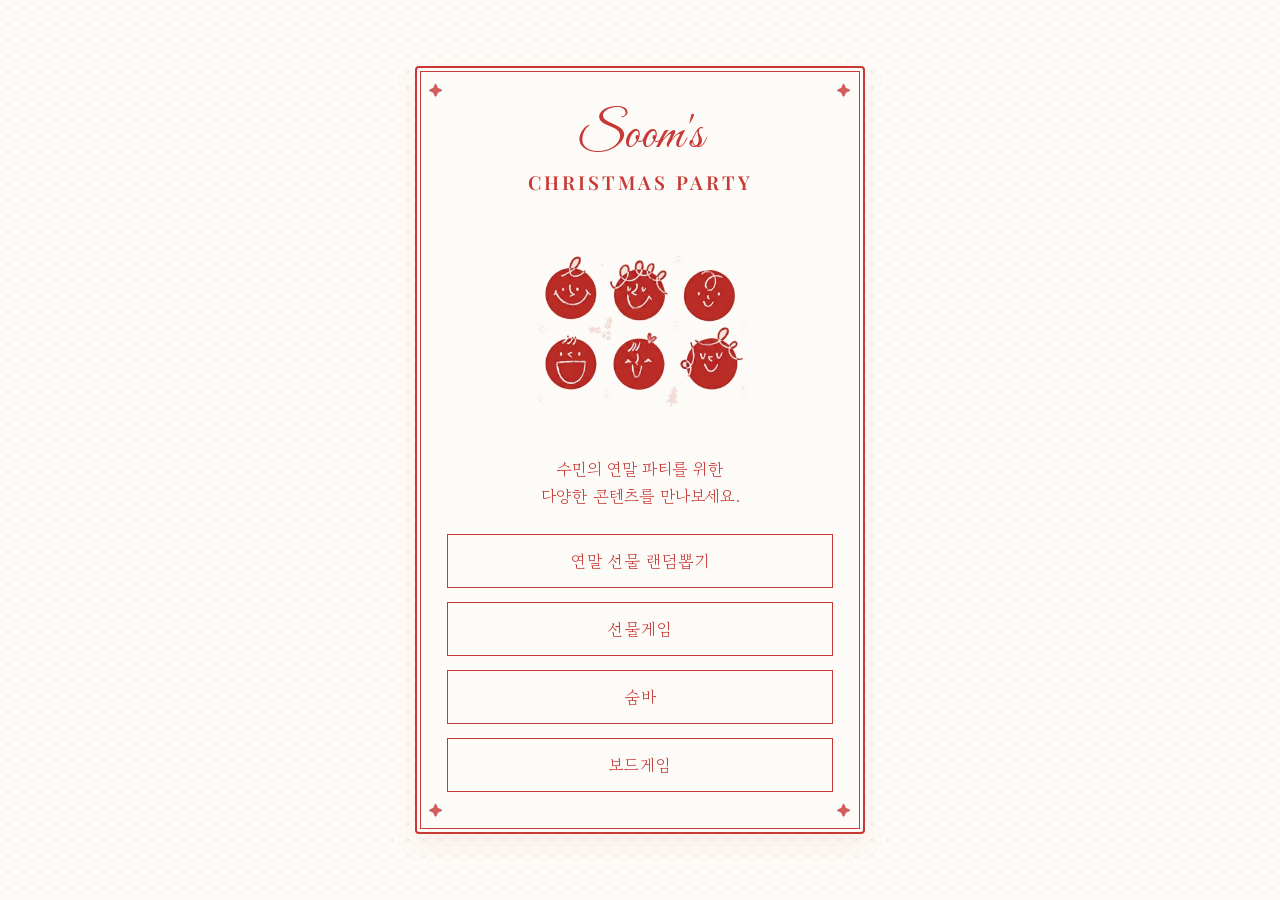
<file: index.html>
<!DOCTYPE html>
<html lang="ko">
<head>
    <meta charset="UTF-8">
    <meta name="viewport" content="width=device-width, initial-scale=1.0">
    <title>Doridul Christmas Party</title>
    <link rel="icon" href="tree.ico" type="image/x-icon">
    <meta property="og:title" content="Doridul Christmas Party">
    <meta property="og:description" content="둘째덜의 연말 파티를 위한 다양한 콘텐츠를 만나보세요.">
    <meta property="og:type" content="website">
    <meta property="og:url" content="https://soyr.github.io/doridul/">
    <meta property="og:image" content="https://soyr.github.io/doridul/doridulillust.png">
    <meta property="og:image:width" content="1024">
    <meta property="og:image:height" content="716">
    <meta property="og:image:type" content="image/png">
    <meta name="twitter:card" content="summary_large_image">
    <meta name="twitter:title" content="Doridul Christmas Party">
    <meta name="twitter:image" content="https://soyr.github.io/doridul/doridulillust.png">
    <!-- 클래식 폰트 불러오기 (Great Vibes, Playfair Display, Gowun Batang) -->
    <link rel="preconnect" href="https://fonts.googleapis.com">
    <link rel="preconnect" href="https://fonts.gstatic.com" crossorigin>
    <link href="https://fonts.googleapis.com/css2?family=Gowun+Batang:wght@400;700&family=Great+Vibes&family=Playfair+Display:ital,wght@0,600;1,400&display=swap" rel="stylesheet">
    <link rel="stylesheet" href="style.css">
</head>
<body>

<div class="card">
    <div class="corner-decoration top-left">✦</div>
    <div class="corner-decoration top-right">✦</div>
    <div class="corner-decoration bottom-left">✦</div>
    <div class="corner-decoration bottom-right">✦</div>

    <h1 class="script-title">Soom's</h1>
    <h2 class="classic-title">Christmas Party</h2>
    <img src="doridulillust-2.png" alt="Doridul illustration" class="main-illust">
    <p class="description">
        수민의 연말 파티를 위한<br>
        다양한 콘텐츠를 만나보세요.
    </p>

    <div class="menu-list">
        <a class="menu-link" href="menu1.html">연말 선물 랜덤뽑기</a>
        <a class="menu-link" href="menu2.html">선물게임</a>
        <a class="menu-link" href="menu3.html">숨바</a>
        <a class="menu-link" href="duljjemarble.html">보드게임</a>
    </div>
</div>

<script src="script.js"></script>

</body>
</html>
</file>
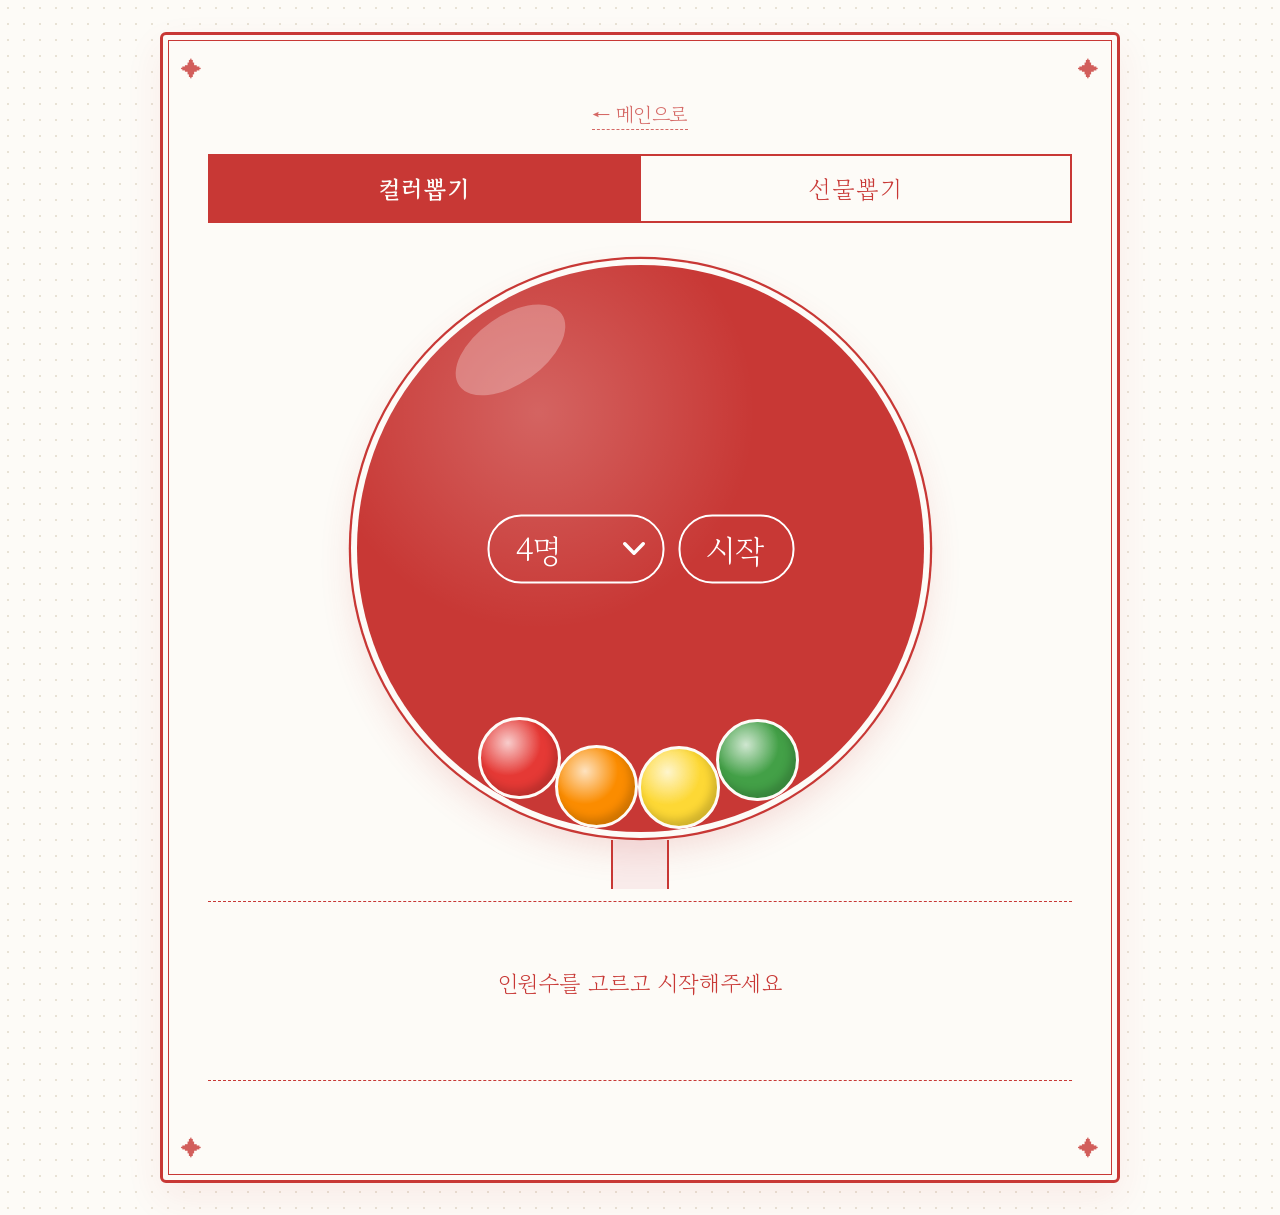
<file: menu1.html>
<!DOCTYPE html>
<html lang="ko">
<head>
    <meta charset="UTF-8">
    <meta name="viewport" content="width=device-width, initial-scale=1.0">
    <title>연말 선물 랜덤뽑기 | Doridul Christmas Party</title>
    <link rel="icon" href="tree.ico" type="image/x-icon">
    <meta property="og:title" content="연말 선물 랜덤뽑기 | Doridul Christmas Party">
    <meta property="og:description" content="선물 뽑기를 시작합니다. 서로의 산타가 되어줄 순서를 정해볼까요?">
    <meta property="og:type" content="website">
    <meta property="og:url" content="https://soyr.github.io/doridul/menu1.html">
    <meta property="og:image" content="https://soyr.github.io/doridul/doridulillust.png">
    <meta property="og:image:width" content="1024">
    <meta property="og:image:height" content="716">
    <meta property="og:image:type" content="image/png">
    <meta name="twitter:card" content="summary_large_image">
    <meta name="twitter:title" content="연말 선물 랜덤뽑기 | Doridul Christmas Party">
    <meta name="twitter:image" content="https://soyr.github.io/doridul/doridulillust.png">
    <!-- 클래식 폰트 불러오기 (Great Vibes, Playfair Display, Gowun Batang) -->
    <link rel="preconnect" href="https://fonts.googleapis.com">
    <link rel="preconnect" href="https://fonts.gstatic.com" crossorigin>
    <link href="https://fonts.googleapis.com/css2?family=Gowun+Batang:wght@400;700&family=Great+Vibes&family=Playfair+Display:ital,wght@0,600;1,400&display=swap" rel="stylesheet">
    <link rel="stylesheet" href="style.css">
    <link rel="stylesheet" href="menu1.css">
</head>
<body>

<div class="card">
    <div class="corner-decoration top-left">✦</div>
    <div class="corner-decoration top-right">✦</div>
    <div class="corner-decoration bottom-left">✦</div>
    <div class="corner-decoration bottom-right">✦</div>

    <a href="index.html" class="back-link">← 메인으로</a>

    <!-- 탭 -->
    <div class="tab-list" role="tablist">
        <button class="tab-btn" id="tab-color" role="tab" aria-controls="panel-color" onclick="switchTab('color')">컬러뽑기</button>
        <button class="tab-btn" id="tab-gift" role="tab" aria-controls="panel-gift" onclick="switchTab('gift')">선물뽑기</button>
    </div>

    <!-- 컬러뽑기 -->
    <div id="panel-color" role="tabpanel" aria-labelledby="tab-color">
        <div class="lotto-turn hidden" id="lotto-turn">
            <p class="lotto-turn-label" id="lotto-turn-label" aria-live="polite">이번에 뽑을 사람은!</p>
            <div class="members-list lotto-members" id="lotto-members"></div>
        </div>

        <div class="lotto-machine">
            <div class="lotto-globe" id="lotto-globe">
                <span class="lotto-drum-text" id="lotto-drum-text" aria-hidden="true">두구두구두구</span>
                <div class="lotto-start-panel" id="lotto-start-panel">
                    <div class="lotto-start-row">
                        <select id="lotto-count" class="lotto-count-select" aria-label="인원수" onchange="previewCountBalls()">
                        <option value="doridul">둘째덜</option>
                        <option value="2">2명</option>
                        <option value="3">3명</option>
                        <option value="4" selected>4명</option>
                        <option value="5">5명</option>
                        <option value="6">6명</option>
                        <option value="7">7명</option>
                        <option value="8">8명</option>
                        <option value="9">9명</option>
                        <option value="10">10명</option>
                        </select>
                        <button class="lotto-start-btn" onclick="startLotto()">시작</button>
                    </div>
                </div>
            </div>
            <div class="lotto-chute"></div>
        </div>

        <div class="lotto-tray" aria-live="polite">
            <span id="lotto-label" style="font-size: 0.95rem;">시작 버튼을 눌러주세요</span>
            <div class="lotto-result" id="lotto-result"></div>
        </div>

        <button class="btn hidden" id="lotto-btn" onclick="drawColor()">컬러 뽑기</button>
        <button class="lotto-restart hidden" id="lotto-restart" onclick="restartLotto()">다시하기</button>

        <div class="lotto-history" id="lotto-history"></div>
    </div>

    <!-- 선물뽑기 -->
    <div id="panel-gift" role="tabpanel" aria-labelledby="tab-gift" class="hidden">

    <!-- 1. 메인 화면 -->
    <div id="step-1">
        <img src="gift-illust.png" alt="Doridul illustration" class="main-illust">
        <p class="description">
            선물 뽑기를 시작합니다.<br>
            인원수를 선택하고 이름을 입력해주세요.
        </p>

        <div class="setup-row">
            <label for="member-count">인원수</label>
            <select id="member-count" class="select-input" onchange="renderNameInputs(this.value)">
                <option value="doridul">둘째덜</option>
                <option value="3">3명</option>
                <option value="4" selected>4명</option>
                <option value="5">5명</option>
                <option value="6">6명</option>
                <option value="7">7명</option>
                <option value="8">8명</option>
                <option value="9">9명</option>
                <option value="10">10명</option>
            </select>
        </div>

        <div class="name-inputs" id="name-inputs"></div>

        <div class="setup-row doridul-code-row hidden" id="doridul-code-row">
            <label for="doridul-code">코드</label>
            <input type="password" id="doridul-code" class="name-input doridul-code-input" inputmode="numeric" pattern="[0-9]*" maxlength="12" autocomplete="off" placeholder="숫자 코드 입력">
        </div>

        <p class="setup-error hidden" id="setup-error"></p>

        <button class="btn" onclick="handleSetupStart()">시작</button>
    </div>

    <!-- 2~7. 진행 화면 (공통 레이아웃 사용) -->
    <div id="step-game" class="hidden">
        <h2 class="classic-title" id="game-title">Christmas Party</h2>

        <p class="description" id="game-desc"></p>

        <div class="members-list" id="members-container"></div>

        <div class="lotto-machine">
            <div class="lotto-globe" id="gift-globe">
                <span class="lotto-drum-text" id="gift-drum-text" aria-hidden="true">두구두구두구</span>
            </div>
            <div class="lotto-chute"></div>
        </div>

        <div class="result-box">
            <span id="result-label" style="font-size: 0.95rem;">버튼을 눌러 사람을 뽑아주세요</span>
            <div id="result-name" class="highlight-name"></div>
        </div>

        <div id="chain-history" class="chain-history hidden"></div>

        <button class="btn" id="action-btn" onclick="drawFirstWithLoading()">첫번째 사람 뽑기</button>
    </div>

    </div><!-- /panel-gift -->

</div>

<script src="script.js"></script>
<script src="menu1.js"></script>

</body>
</html>
</file>
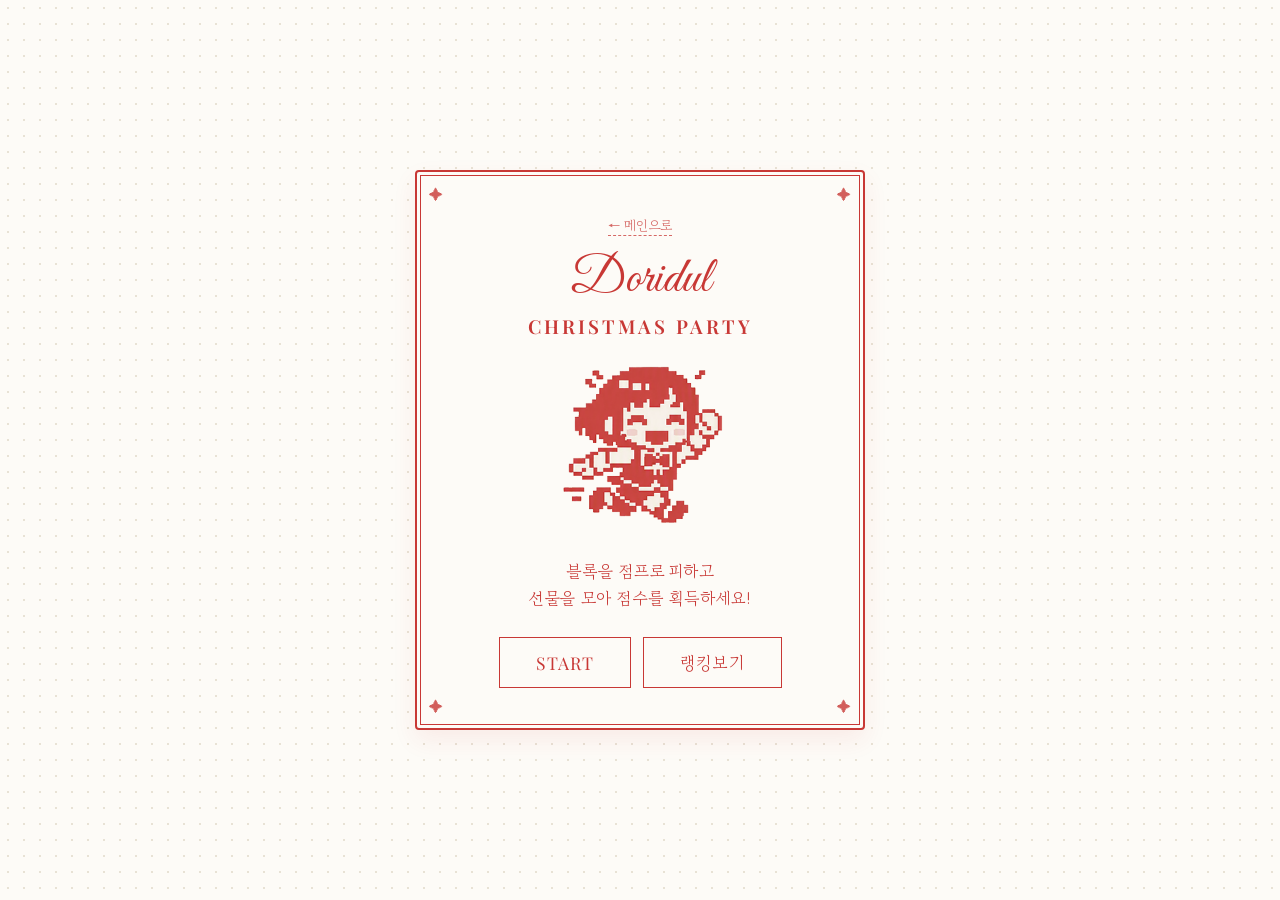
<file: menu2.html>
<!DOCTYPE html>
<html lang="ko">
<head>
    <meta charset="UTF-8">
    <meta name="viewport" content="width=device-width, initial-scale=1.0">
    <title>선물게임 | Doridul Christmas Party</title>
    <link rel="icon" href="tree.ico" type="image/x-icon">
    <meta property="og:title" content="선물게임 | Doridul Christmas Party">
    <meta property="og:description" content="블록을 피하고 선물을 모으는 점프 게임을 즐겨보세요.">
    <meta property="og:type" content="website">
    <meta property="og:url" content="https://soyr.github.io/doridul/menu2.html">
    <meta property="og:image" content="https://soyr.github.io/doridul/doridulillust.png">
    <meta property="og:image:width" content="1024">
    <meta property="og:image:height" content="716">
    <meta property="og:image:type" content="image/png">
    <meta name="twitter:card" content="summary_large_image">
    <meta name="twitter:title" content="선물게임 | Doridul Christmas Party">
    <meta name="twitter:image" content="https://soyr.github.io/doridul/doridulillust.png">
    <!-- 클래식 폰트 불러오기 (Great Vibes, Playfair Display, Gowun Batang) -->
    <link rel="preconnect" href="https://fonts.googleapis.com">
    <link rel="preconnect" href="https://fonts.gstatic.com" crossorigin>
    <link href="https://fonts.googleapis.com/css2?family=Gowun+Batang:wght@400;700&family=Great+Vibes&family=Playfair+Display:ital,wght@0,600;1,400&display=swap" rel="stylesheet">
    <link rel="stylesheet" href="style.css">
</head>
<body>

<div class="card">
    <div class="corner-decoration top-left">✦</div>
    <div class="corner-decoration top-right">✦</div>
    <div class="corner-decoration bottom-left">✦</div>
    <div class="corner-decoration bottom-right">✦</div>

    <a href="index.html" class="back-link">← 메인으로</a>

    <!-- 1. 시작 화면 -->
    <div id="step-start">
        <h1 class="script-title">Doridul</h1>
        <h2 class="classic-title">Christmas Party</h2>
        <img src="game_character_4.png" alt="Doridul illustration" class="main-illust game-start-illust">
        <p class="description">
            블록을 점프로 피하고<br>
            선물을 모아 점수를 획득하세요!
        </p>
        <div class="btn-row">
            <button class="btn" id="start-btn">START</button>
            <button class="btn" id="ranking-btn">랭킹보기</button>
        </div>
    </div>

    <!-- 2. 게임 화면 -->
    <div id="step-game" class="hidden">
        <h2 class="classic-title">선물게임</h2>
        <div class="score-board">Score: <span id="score">0</span></div>

        <div class="game-frame" id="game-frame">
            <div class="ground-line"></div>
            <img id="character" src="game_character_1.png" class="character" alt="character">
        </div>

        <button class="jump-btn" id="jump-btn">Jump!</button>
    </div>

    <!-- 3. 게임 오버 화면 -->
    <div id="step-gameover" class="hidden">
        <h2 class="classic-title">Game Over</h2>
        <p class="description">최종 점수: <span id="final-score">0</span>점</p>

        <div class="name-entry" id="name-entry">
            <input type="text" id="name-input" class="name-input" maxlength="8" placeholder="이름을 입력하세요">
            <button class="btn" id="submit-score-btn">저장</button>
        </div>

        <div class="leaderboard" id="leaderboard"></div>

        <button class="btn" id="retry-btn">다시하기</button>
    </div>

    <!-- 4. 랭킹 화면 -->
    <div id="step-ranking" class="hidden">
        <h2 class="classic-title">랭킹</h2>

        <div class="leaderboard" id="ranking-list"></div>

        <button class="btn" id="ranking-back-btn">돌아가기</button>
    </div>

</div>

<script src="game.js"></script>

</body>
</html>
</file>
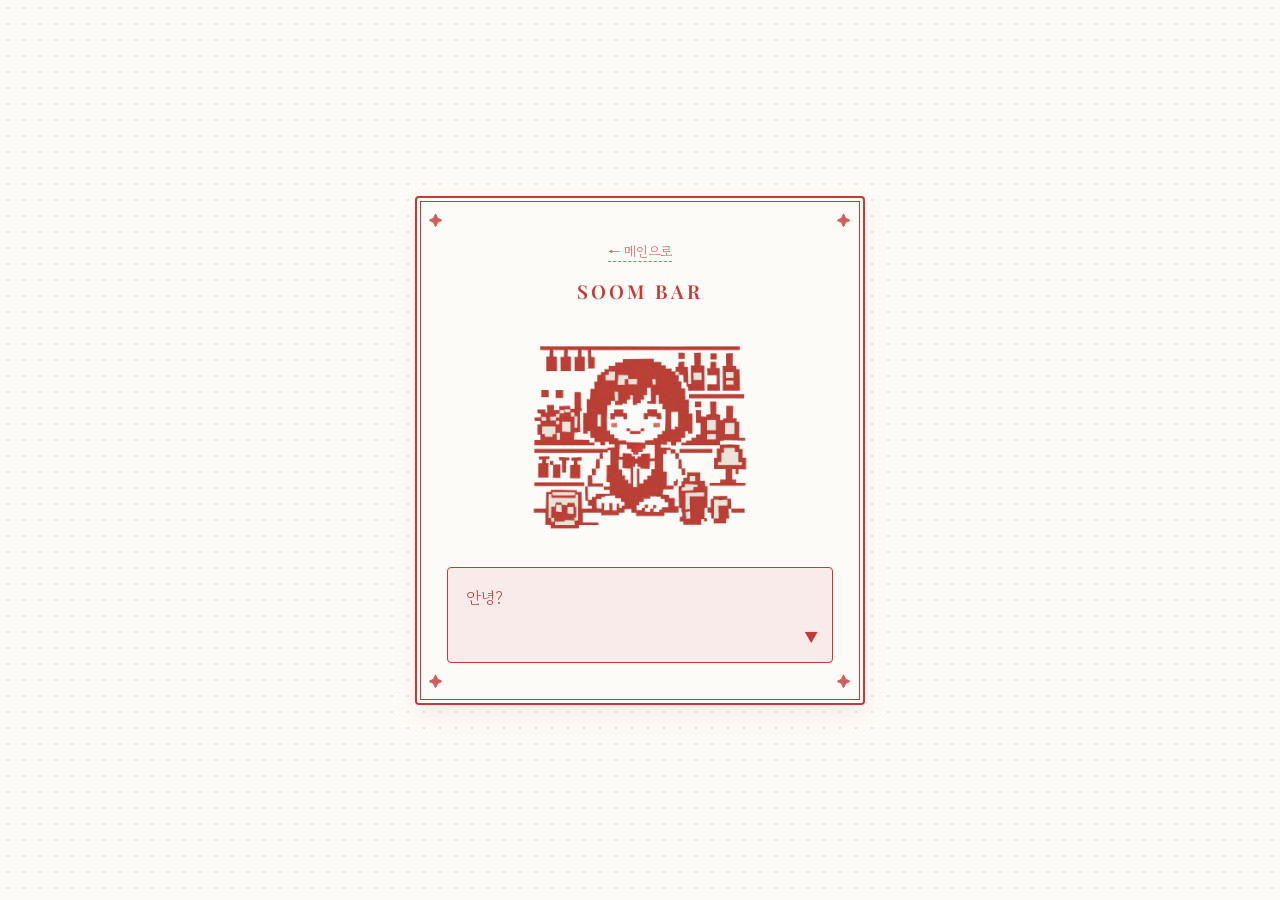
<file: menu3.html>
<!DOCTYPE html>
<html lang="ko">
<head>
    <meta charset="UTF-8">
    <meta name="viewport" content="width=device-width, initial-scale=1.0">
    <title>숨바 | Doridul Christmas Party</title>
    <link rel="icon" href="tree.ico" type="image/x-icon">
    <meta property="og:title" content="숨바 | Doridul Christmas Party">
    <meta property="og:description" content="크리스마스를 기념하는 작은 바, 숨바에 놀러오세요.">
    <meta property="og:type" content="website">
    <meta property="og:url" content="https://soyr.github.io/doridul/menu3.html">
    <meta property="og:image" content="https://soyr.github.io/doridul/doridulillust.png">
    <meta property="og:image:width" content="1024">
    <meta property="og:image:height" content="716">
    <meta property="og:image:type" content="image/png">
    <meta name="twitter:card" content="summary_large_image">
    <meta name="twitter:title" content="숨바 | Doridul Christmas Party">
    <meta name="twitter:image" content="https://soyr.github.io/doridul/doridulillust.png">
    <!-- 클래식 폰트 불러오기 (Great Vibes, Playfair Display, Gowun Batang) -->
    <link rel="preconnect" href="https://fonts.googleapis.com">
    <link rel="preconnect" href="https://fonts.gstatic.com" crossorigin>
    <link href="https://fonts.googleapis.com/css2?family=Gowun+Batang:wght@400;700&family=Great+Vibes&family=Playfair+Display:ital,wght@0,600;1,400&display=swap" rel="stylesheet">
    <link rel="stylesheet" href="style.css">
</head>
<body>

<div class="card">
    <div class="corner-decoration top-left">✦</div>
    <div class="corner-decoration top-right">✦</div>
    <div class="corner-decoration bottom-left">✦</div>
    <div class="corner-decoration bottom-right">✦</div>

    <a href="index.html" class="back-link">← 메인으로</a>

    <h2 class="classic-title">Soom Bar</h2>

    <div class="vn-frame" id="vn-frame">
        <img src="bar_character_1.png" alt="숨바 바텐더" class="vn-character" id="vn-character">

        <div class="vn-dialogue-box" id="vn-dialogue-box">
            <span class="vn-dialogue-text" id="vn-dialogue-text"></span><span class="vn-continue-arrow hidden" id="vn-continue-arrow">▼</span>
        </div>

        <div class="vn-choices hidden" id="vn-choices"></div>

        <div class="vn-input-row hidden" id="vn-input-row">
            <input type="text" id="vn-name-input" class="name-input" maxlength="10" placeholder="이름 (선택)">
            <button class="btn" id="vn-name-confirm">확인</button>
        </div>

        <div class="vn-message-row hidden" id="vn-message-row">
            <div class="vn-message-wrap">
                <textarea id="vn-message-input" class="message-input" maxlength="100" rows="3" placeholder="자유롭게 남겨주세요"></textarea>
                <div class="vn-message-counter" id="vn-message-counter">0/100</div>
            </div>
            <button class="btn" id="vn-message-confirm">확인</button>
        </div>

        <div class="vn-playlist hidden" id="vn-playlist">
            <div class="vn-playlist-title">🎵 My Playlist</div>

            <div class="vn-player-wrap hidden" id="vn-player-wrap">
                <div class="vn-now-playing" id="vn-now-playing">🎵 재생 중...</div>
                <iframe id="vn-player" class="vn-player" src="" title="재생 중인 곡 (음원만 재생)" allow="accelerometer; autoplay; clipboard-write; encrypted-media; gyroscope; picture-in-picture; web-share" tabindex="-1" aria-hidden="true"></iframe>
            </div>

            <ol class="vn-playlist-list" id="vn-playlist-list"></ol>
        </div>
    </div>

</div>

<script src="vn.js"></script>

</body>
</html>
</file>
<file: style.css>
:root {
    --bg-color: #FDFBF7;
    --red-color: #C83835;
    --red-light: #F9EBEA;
    --border-color: #C83835;
}

* {
    box-sizing: border-box;
    margin: 0;
    padding: 0;
}

body {
    background-color: var(--bg-color);
    color: var(--red-color);
    font-family: 'Gowun Batang', serif;
    display: flex;
    justify-content: center;
    align-items: center;
    min-height: 100vh;
    padding: 20px;
    /* 종이 질감 패턴 느낌 추가 */
    background-image: radial-gradient(#E8E2D5 0.75px, transparent 0.75px);
    background-size: 16px 16px;
}

.card {
    border: 2px solid var(--border-color);
    outline: 1px solid var(--border-color);
    outline-offset: -6px;
    padding: 40px 30px;
    max-width: 450px;
    width: 100%;
    text-align: center;
    border-radius: 4px;
    box-shadow: 0 10px 25px rgba(200, 56, 53, 0.08);
    position: relative;
    background-color: var(--bg-color);
}

/* 크리스마스 라인 아트 장식 효과 */
.corner-decoration {
    position: absolute;
    font-size: 14px;
    opacity: 0.8;
}
.top-left { top: 12px; left: 12px; }
.top-right { top: 12px; right: 12px; }
.bottom-left { bottom: 12px; left: 12px; }
.bottom-right { bottom: 12px; right: 12px; }

.back-link {
    display: inline-block;
    margin-bottom: 16px;
    font-size: 0.85rem;
    color: var(--red-color);
    text-decoration: none;
    opacity: 0.75;
    border-bottom: 1px dashed var(--red-color);
}

.back-link:hover {
    opacity: 1;
}

h1.script-title {
    font-family: 'Great Vibes', cursive;
    font-size: 3.2rem;
    font-weight: normal;
    line-height: 1.1;
    margin-bottom: 5px;
}

.main-illust {
    width: 80%;
    height: auto;
    margin: 5px auto 20px;
    display: block;
}

.game-start-illust {
    width: 45%;
}

h2.classic-title {
    font-family: 'Playfair Display', serif;
    letter-spacing: 3px;
    text-transform: uppercase;
    font-size: 1.2rem;
    margin-bottom: 25px;
    font-weight: 600;
}

p.description {
    font-size: 1.05rem;
    line-height: 1.6;
    margin-bottom: 25px;
    word-break: keep-all;
}

.menu-list {
    display: flex;
    flex-direction: column;
    gap: 14px;
}

.menu-link {
    display: block;
    background-color: transparent;
    color: var(--red-color);
    border: 1.5px solid var(--red-color);
    padding: 14px 20px;
    font-size: 1.05rem;
    font-family: 'Playfair Display', 'Gowun Batang', serif;
    letter-spacing: 1px;
    text-decoration: none;
    transition: all 0.2s ease;
}

.menu-link:hover {
    background-color: var(--red-color);
    color: var(--bg-color);
}

.setup-row {
    display: flex;
    align-items: center;
    justify-content: center;
    gap: 10px;
    margin-bottom: 18px;
}

.setup-row label {
    font-size: 0.95rem;
}

.select-input {
    padding: 8px 10px;
    border: 1.5px solid var(--red-color);
    background-color: transparent;
    color: var(--red-color);
    font-family: 'Gowun Batang', serif;
    font-size: 1rem;
    border-radius: 2px;
    outline: none;
    cursor: pointer;
}

.name-inputs {
    display: grid;
    grid-template-columns: 1fr 1fr;
    gap: 10px;
    margin-bottom: 20px;
}

.setup-error {
    color: var(--red-color);
    font-size: 0.85rem;
    margin: -10px 0 16px;
}

.members-list {
    display: flex;
    justify-content: center;
    gap: 8px;
    flex-wrap: wrap;
    margin-bottom: 30px;
}

.member-badge {
    border: 1px solid var(--red-color);
    padding: 4px 12px;
    border-radius: 15px;
    font-size: 0.9rem;
    transition: all 0.3s ease;
}

.member-badge.selected {
    background-color: var(--red-color);
    color: var(--bg-color);
    font-weight: bold;
}

.result-box {
    border-top: 1px dashed var(--red-color);
    border-bottom: 1px dashed var(--red-color);
    padding: 20px 0;
    margin: 20px 0 30px;
    min-height: 120px;
    display: flex;
    flex-direction: column;
    justify-content: center;
    align-items: center;
}

.highlight-name {
    font-size: 2.2rem;
    font-weight: bold;
    margin-top: 8px;
    font-family: 'Gowun Batang', serif;
    animation: fadeIn 0.5s ease-in-out;
}

.loading-text {
    font-size: 1.8rem;
    font-weight: bold;
    color: var(--red-color);
    font-family: 'Gowun Batang', serif;
    animation: pulse 0.3s infinite alternate;
}

@keyframes pulse {
    from { transform: scale(0.95); opacity: 0.8; }
    to { transform: scale(1.05); opacity: 1; }
}

.btn {
    background-color: transparent;
    color: var(--red-color);
    border: 1.5px solid var(--red-color);
    padding: 12px 36px;
    font-size: 1.1rem;
    font-family: 'Playfair Display', 'Gowun Batang', serif;
    letter-spacing: 1px;
    cursor: pointer;
    transition: all 0.2s ease;
    outline: none;
}

.btn-row {
    display: flex;
    justify-content: center;
    flex-wrap: wrap;
    gap: 12px;
}

.btn:hover:not(:disabled) {
    background-color: var(--red-color);
    color: var(--bg-color);
}

.btn:disabled {
    opacity: 0.5;
    cursor: not-allowed;
    border-color: #ccc;
    color: #888;
}

.hidden {
    display: none;
}

.chain-history {
    text-align: left;
    font-size: 0.9rem;
    line-height: 1.8;
    margin-bottom: 25px;
    background-color: rgba(200, 56, 53, 0.03);
    padding: 15px;
    border-radius: 4px;
    border-left: 2px solid var(--red-color);
}

.chain-item {
    margin-bottom: 4px;
}

@keyframes fadeIn {
    from { opacity: 0; transform: translateY(5px); }
    to { opacity: 1; transform: translateY(0); }
}

/* 선물게임 */
.score-board {
    font-family: 'Playfair Display', serif;
    font-size: 1.3rem;
    font-weight: 600;
    letter-spacing: 1px;
    text-align: center;
    margin-bottom: 14px;
}

.game-frame {
    position: relative;
    width: 100%;
    height: 180px;
    border: 1.5px solid var(--red-color);
    border-radius: 4px;
    overflow: hidden;
    background-color: var(--red-light);
    margin-bottom: 20px;
}

.ground-line {
    position: absolute;
    left: 0;
    right: 0;
    bottom: 0;
    height: 2px;
    background-image: repeating-linear-gradient(to right, var(--red-color) 0, var(--red-color) 6px, transparent 6px, transparent 12px);
}

.cloud {
    position: absolute;
    width: 24px;
    height: auto;
    opacity: 0.8;
    z-index: 0;
    pointer-events: none;
}

.character {
    position: absolute;
    left: 40px;
    bottom: 0;
    width: 32px;
    height: 32px;
    z-index: 2;
}

.obstacle {
    position: absolute;
    bottom: 0;
    width: 20px;
    height: 20px;
    background-color: #C83835;
    clip-path: polygon(50% 0%, 100% 100%, 0% 100%);
    z-index: 1;
}

.gift-item {
    position: absolute;
    bottom: 50px;
    width: 28px;
    height: 28px;
    z-index: 1;
}

.jump-btn {
    display: block;
    margin: 0 0 0 auto;
    width: 60px;
    height: 60px;
    border-radius: 50%;
    background-color: transparent;
    color: var(--red-color);
    border: 1.5px solid var(--red-color);
    font-family: 'Playfair Display', 'Gowun Batang', serif;
    font-size: 0.85rem;
    letter-spacing: 0.5px;
    cursor: pointer;
    transition: all 0.2s ease;
}

.jump-btn:hover, .jump-btn:active {
    background-color: var(--red-color);
    color: var(--bg-color);
}

.name-entry {
    display: flex;
    gap: 8px;
    margin: 20px 0;
}

.name-input {
    flex: 1;
    min-width: 0;
    width: 100%;
    padding: 10px 12px;
    border: 1.5px solid var(--red-color);
    background-color: transparent;
    color: var(--red-color);
    font-family: 'Gowun Batang', serif;
    font-size: 1rem;
    border-radius: 2px;
    outline: none;
}

.name-input::placeholder {
    color: rgba(200, 56, 53, 0.5);
}

.name-input:disabled {
    opacity: 0.5;
    cursor: not-allowed;
}

.leaderboard {
    border-top: 1px dashed var(--red-color);
    padding-top: 14px;
    margin-bottom: 24px;
    text-align: left;
}

.leaderboard-item {
    display: flex;
    justify-content: space-between;
    padding: 6px 4px;
    font-size: 1rem;
}

.leaderboard-rank {
    font-weight: bold;
    margin-right: 8px;
}

/* 숨바 (비주얼 노벨) */
.vn-frame {
    display: flex;
    flex-direction: column;
    align-items: center;
    margin-top: 10px;
}

.vn-character {
    width: 70%;
    max-width: 220px;
    height: auto;
    margin-bottom: 18px;
    display: block;
}

.vn-dialogue-box {
    position: relative;
    width: 100%;
    min-height: 96px;
    border: 1.5px solid var(--red-color);
    border-radius: 4px;
    background-color: var(--red-light);
    padding: 16px 34px 16px 18px;
    text-align: left;
    font-size: 1rem;
    line-height: 1.7;
    word-break: keep-all;
    cursor: pointer;
}

.vn-dialogue-box.is_motion .vn-dialogue-text {
    font-style: italic;
    opacity: 0.8;
}

.vn-continue-arrow {
    position: absolute;
    right: 14px;
    bottom: 10px;
    animation: vn-bounce 1s ease-in-out infinite;
}

@keyframes vn-bounce {
    0%, 100% { transform: translateY(0); opacity: 0.6; }
    50% { transform: translateY(4px); opacity: 1; }
}

.vn-choices {
    display: flex;
    flex-direction: column;
    gap: 10px;
    width: 100%;
    margin-top: 14px;
}

.vn-choice-btn {
    width: 100%;
    text-align: center;
    cursor: pointer;
    font-size: 1rem;
}

.vn-input-row {
    display: flex;
    gap: 8px;
    width: 100%;
    margin-top: 14px;
}

.vn-message-row {
    display: flex;
    flex-direction: column;
    gap: 10px;
    width: 100%;
    margin-top: 14px;
}

.vn-message-wrap {
    position: relative;
    width: 100%;
}

.message-input {
    width: 100%;
    min-height: 80px;
    padding: 10px 12px 24px;
    border: 1.5px solid var(--red-color);
    background-color: transparent;
    color: var(--red-color);
    font-family: 'Gowun Batang', serif;
    font-size: 1rem;
    border-radius: 2px;
    outline: none;
    resize: vertical;
}

.vn-message-counter {
    position: absolute;
    right: 10px;
    bottom: 8px;
    font-size: 0.8rem;
    opacity: 0.7;
    pointer-events: none;
}

.vn-message-row .btn {
    align-self: flex-end;
}

.vn-playlist {
    width: 100%;
    margin-top: 14px;
    border-top: 1px dashed var(--red-color);
    padding-top: 14px;
    text-align: left;
}

.vn-playlist-title {
    font-weight: bold;
    margin-bottom: 10px;
}

.vn-playlist-list {
    padding-left: 20px;
    line-height: 1.8;
    font-size: 0.95rem;
}

.vn-playlist-item {
    display: flex;
    align-items: center;
    justify-content: space-between;
    gap: 10px;
    padding: 4px 0;
}

.vn-playlist-song-title {
    flex: 1;
}

.vn-playlist-item.is_playing .vn-playlist-song-title {
    font-weight: bold;
}

.vn-play-btn {
    flex-shrink: 0;
    width: 26px;
    height: 26px;
    border-radius: 50%;
    border: 1.5px solid var(--red-color);
    background-color: transparent;
    color: var(--red-color);
    font-size: 0.7rem;
    line-height: 1;
    cursor: pointer;
    display: flex;
    align-items: center;
    justify-content: center;
    transition: all 0.2s ease;
}

.vn-play-btn:hover {
    background-color: var(--red-color);
    color: var(--bg-color);
}

.vn-player-wrap {
    position: relative;
    width: 100%;
    margin-bottom: 14px;
    border: 1.5px solid var(--red-color);
    border-radius: 4px;
    padding: 16px;
    text-align: center;
    background-color: var(--red-light);
    overflow: hidden;
}

.vn-now-playing {
    font-size: 0.95rem;
}

/* 화면에는 보이지 않고 소리만 나오도록 화면 밖으로 배치 (너무 작으면 유튜브가 재생을 막아서 정상 크기는 유지) */
.vn-player {
    position: absolute;
    left: -9999px;
    top: -9999px;
    width: 300px;
    height: 170px;
    border: 0;
    pointer-events: none;
}

.vn-choices.hidden,
.vn-input-row.hidden,
.vn-message-row.hidden,
.vn-player-wrap.hidden {
    display: none;
}
</file>
<file: menu1.css>
/* menu1 전용 스타일 (탭 + 컬러뽑기) — style.css는 공유 파일이라 건드리지 않음 */

/* 탭 */
.tab-list {
    display: flex;
    margin-bottom: 28px;
    border: 1.5px solid var(--red-color);
}

.tab-btn {
    flex: 1;
    padding: 10px 0;
    background-color: transparent;
    color: var(--red-color);
    border: none;
    font-family: 'Gowun Batang', serif;
    font-size: 1rem;
    letter-spacing: 1px;
    cursor: pointer;
    transition: all 0.2s ease;
}

.tab-btn + .tab-btn {
    border-left: 1.5px solid var(--red-color);
}

.tab-btn[aria-selected="true"] {
    background-color: var(--red-color);
    color: var(--bg-color);
    font-weight: bold;
}

.tab-btn:hover:not([aria-selected="true"]) {
    background-color: var(--red-light);
}

/* 컬러뽑기 - 복권 추첨기 */
.lotto-machine {
    display: flex;
    flex-direction: column;
    align-items: center;
    margin-bottom: 8px;
}

.lotto-globe {
    position: relative;
    width: min(260px, 100%);
    aspect-ratio: 1 / 1;
    border-radius: 50%;
    background:
        radial-gradient(circle at 32% 26%, rgba(255, 255, 255, 0.22), transparent 38%),
        var(--red-color);
    /* 카드와 같은 이중 테두리 느낌 */
    box-shadow:
        0 0 0 4px var(--bg-color),
        0 0 0 5.5px var(--red-color),
        0 10px 25px rgba(200, 56, 53, 0.18);
    overflow: hidden;
}

/* 유리 반사광 */
.lotto-globe::after {
    content: '';
    position: absolute;
    top: 9%;
    left: 16%;
    width: 22%;
    height: 12%;
    border-radius: 50%;
    background: rgba(255, 255, 255, 0.28);
    transform: rotate(-35deg);
    pointer-events: none;
    z-index: 2;
}

.lotto-ball {
    position: absolute;
    border-radius: 50%;
    border: 2px solid var(--bg-color);
    background-image: radial-gradient(circle at 35% 30%, rgba(255, 255, 255, 0.75), rgba(255, 255, 255, 0) 45%);
    box-shadow: inset -3px -4px 6px rgba(0, 0, 0, 0.18);
    transition: opacity 0.25s ease, transform 0.25s ease;
    will-change: left, top;
}

.lotto-ball.is-out {
    opacity: 0;
    transform: scale(0.4);
}

/* 공이 빠져나오는 통로 */
.lotto-chute {
    width: 26px;
    height: 22px;
    margin-top: 5px;
    border-left: 1.5px solid var(--red-color);
    border-right: 1.5px solid var(--red-color);
    background-color: var(--red-light);
}

.lotto-tray {
    width: 100%;
    border-top: 1px dashed var(--red-color);
    border-bottom: 1px dashed var(--red-color);
    padding: 18px 0;
    margin: 0 0 26px;
    min-height: 120px;
    display: flex;
    flex-direction: column;
    justify-content: center;
    align-items: center;
    gap: 10px;
}

.lotto-result {
    display: flex;
    align-items: center;
    gap: 14px;
}

.lotto-result-ball {
    width: 48px;
    height: 48px;
    border-radius: 50%;
    border: 2px solid var(--bg-color);
    outline: 1.5px solid var(--red-color);
    background-image: radial-gradient(circle at 35% 30%, rgba(255, 255, 255, 0.75), rgba(255, 255, 255, 0) 45%);
    box-shadow: inset -3px -4px 6px rgba(0, 0, 0, 0.18);
    animation: lotto-drop 0.55s cubic-bezier(0.3, 1.5, 0.6, 1);
}

.lotto-result-name {
    font-size: 2.2rem;
    font-weight: bold;
    animation: fadeIn 0.5s ease-in-out;
}

@keyframes lotto-drop {
    from { transform: translateY(-40px); opacity: 0; }
    to { transform: translateY(0); opacity: 1; }
}

.lotto-history {
    display: flex;
    flex-wrap: wrap;
    justify-content: center;
    gap: 6px;
    margin-top: 22px;
    font-size: 0.85rem;
}

.lotto-history-item {
    display: inline-flex;
    align-items: center;
    gap: 5px;
    border: 1px solid var(--red-color);
    border-radius: 15px;
    padding: 3px 10px;
}

.lotto-history-dot {
    width: 12px;
    height: 12px;
    border-radius: 50%;
}

/* 섞는 동안 추첨기 가운데에서 깜빡이는 문구 */
.lotto-drum-text {
    position: absolute;
    top: 50%;
    left: 50%;
    transform: translate(-50%, -50%);
    font-family: 'Gowun Batang', serif;
    font-size: 14px;
    font-weight: bold;
    color: #fff;
    letter-spacing: 1px;
    white-space: nowrap;
    pointer-events: none;
    z-index: 3;
    opacity: 0;
}

.lotto-drum-text.is-on {
    animation: lotto-blink 0.2s steps(1, end) infinite;
}

@keyframes lotto-blink {
    0% { opacity: 1; }
    50% { opacity: 0; }
}

/* 이번에 뽑을 사람 */
.lotto-turn {
    margin-bottom: 26px;
}

.lotto-turn-label {
    font-size: 1.05rem;
    margin-bottom: 14px;
    min-height: 1.6em;
}

.lotto-turn-name {
    font-size: 1.3rem;
    margin-left: 4px;
}

.lotto-members {
    margin-bottom: 0;
}

.member-badge.is-done {
    opacity: 0.35;
    text-decoration: line-through;
}

/* '둘째덜' 선택 시 자동 입력된(수정 불가) 이름칸 */
.name-input.is-fixed {
    background-color: var(--red-light);
    cursor: default;
}

/* 선물뽑기 첫 화면 일러스트 크기 (기본 80% → 50%) */
#step-1 .main-illust {
    width: 50%;
}

/* 인원수 드롭다운: 기본 화살표 대신 직접 그린 화살표를 박스 안 오른쪽 8px 위치에 */
#member-count {
    -webkit-appearance: none;
    appearance: none;
    padding-right: 30px;
    background-image: url("data:image/svg+xml,%3Csvg xmlns='http://www.w3.org/2000/svg' width='10' height='6' viewBox='0 0 10 6'%3E%3Cpath d='M1 1l4 4 4-4' fill='none' stroke='%23C83835' stroke-width='1.5' stroke-linecap='round' stroke-linejoin='round'/%3E%3C/svg%3E");
    background-repeat: no-repeat;
    background-position: right 8px center;
    background-size: 10px 6px;
}

/* 추첨기 안 시작 영역: 인원수 드롭다운 + 시작 / 둘째덜 시작 */
.lotto-start-panel {
    position: absolute;
    top: 50%;
    left: 50%;
    transform: translate(-50%, -50%);
    z-index: 3;
    display: flex;
    flex-direction: column;
    align-items: center;
    gap: 10px;
}

.lotto-start-panel.hidden {
    display: none;
}

.lotto-start-row {
    display: flex;
    gap: 6px;
}

/* 이름표와 같은 모양, 흰색 글자·테두리, 배경 없음 */
.lotto-start-btn,
.lotto-count-select {
    border: 1px solid #fff;
    padding: 4px 12px;
    border-radius: 15px;
    font-family: 'Gowun Batang', serif;
    font-size: 0.9rem;
    color: #fff;
    background-color: transparent;
    cursor: pointer;
    white-space: nowrap;
    transition: background-color 0.2s ease;
}

.lotto-start-btn:hover,
.lotto-count-select:hover {
    background-color: rgba(255, 255, 255, 0.15);
}

.lotto-count-select {
    -webkit-appearance: none;
    appearance: none;
    padding-right: 26px;
    background-image: url("data:image/svg+xml,%3Csvg xmlns='http://www.w3.org/2000/svg' width='10' height='6' viewBox='0 0 10 6'%3E%3Cpath d='M1 1l4 4 4-4' fill='none' stroke='%23fff' stroke-width='1.5' stroke-linecap='round' stroke-linejoin='round'/%3E%3C/svg%3E");
    background-repeat: no-repeat;
    background-position: right 8px center;
    background-size: 10px 6px;
    outline: none;
}

/* 펼쳤을 때 목록은 흰 바탕에 빨간 글자로 (흰 글자가 안 보이는 것 방지) */
.lotto-count-select option {
    color: var(--red-color);
    background-color: #fff;
}

.lotto-members.hidden {
    display: none;
}

/* 흰 공·흰 점이 배경에 묻히지 않도록 */
.lotto-history-dot {
    box-shadow: inset 0 0 0 1px rgba(0, 0, 0, 0.2);
}

/* 컬러 뽑기 버튼 아래 '다시하기' 텍스트 버튼 */
.lotto-restart {
    display: block;
    margin: 14px auto 0;
    background: none;
    border: none;
    padding: 2px 4px;
    font-family: 'Gowun Batang', serif;
    font-size: 0.9rem;
    color: var(--red-color);
    text-decoration: underline;
    text-underline-offset: 3px;
    cursor: pointer;
    opacity: 0.8;
}

.lotto-restart:hover {
    opacity: 1;
}

.lotto-restart.hidden {
    display: none;
}

/* 뽑는 중(컬러 뽑기 버튼 비활성)에는 다시하기도 비활성처럼 */
#lotto-btn:disabled + .lotto-restart {
    opacity: 0.35;
    pointer-events: none;
}

/* 선물뽑기 추첨기: 이름이 적힌 공 */
.lotto-ball {
    display: flex;
    align-items: center;
    justify-content: center;
    overflow: hidden;
    font-family: 'Gowun Batang', serif;
    font-size: 11px;
    font-weight: bold;
    line-height: 1;
    white-space: nowrap;
    letter-spacing: -0.5px;
}

#step-game .lotto-machine {
    margin-bottom: 0;
}

#step-game .result-box {
    margin-top: 0;
}

/* 선물뽑기 사진 공 (56px) - 배경색·테두리·광택 없이 이미지만 */
.lotto-ball.is-photo {
    border: none;
    border-radius: 0;
    box-shadow: none;
    background-color: transparent;
    background-size: contain;
    background-repeat: no-repeat;
    background-position: center;
    filter: drop-shadow(0 2px 3px rgba(0, 0, 0, 0.25));
}

/* 사진이 없는 이름 공은 크기가 커진 만큼 글자도 조금 크게 */
#gift-globe .lotto-ball:not(.is-photo) {
    font-size: 13px;
}

/* 선물뽑기 결과: 이름 왼쪽 얼굴 사진 (추첨기 공과 같은 56px) */
#result-name {
    display: flex;
    align-items: center;
    justify-content: center;
    gap: 10px;
}

.result-face {
    width: 56px;
    height: 56px;
    object-fit: contain;
    filter: drop-shadow(0 2px 3px rgba(0, 0, 0, 0.25));
}

/* ===================== 반응형 ===================== */

/* 추첨기 크기: 화면 너비뿐 아니라 높이에도 맞춤 (가로로 눕힌 폰 등 낮은 화면) */
.lotto-globe {
    width: min(100%, clamp(180px, 42vh, 260px));
    container-type: inline-size; /* 안쪽 글자 크기를 추첨기 크기에 비례시키기 위함 */
}

/* 추첨기 안 글자도 추첨기 크기에 맞춰 같이 줄고 늘어남 (260px 기준 원래 크기) */
.lotto-drum-text { font-size: 5.4cqw; }        /* 14px */
.lotto-ball { font-size: 4.2cqw; }              /* 11px */
#gift-globe .lotto-ball:not(.is-photo) { font-size: 5cqw; } /* 13px */

/* 결과 얼굴 사진: 추첨기 공과 항상 같은 크기 (menu1.js가 --gift-ball-size 계산) */
.result-face {
    width: var(--gift-ball-size, 56px);
    height: var(--gift-ball-size, 56px);
}

/* 작은 폰 */
@media (max-width: 480px) {
    body {
        padding: 12px;
        align-items: flex-start;
    }

    .card {
        padding: 34px 18px 30px;
    }

    .tab-list {
        margin-bottom: 22px;
    }

    .tab-btn {
        font-size: 0.95rem;
    }

    .lotto-turn {
        margin-bottom: 20px;
    }

    .lotto-tray,
    #step-game .result-box {
        min-height: 100px;
        padding: 14px 0;
    }

    .lotto-result-name,
    .highlight-name {
        font-size: 1.8rem;
    }

    .lotto-result-ball {
        width: 40px;
        height: 40px;
    }

    .members-list {
        margin-bottom: 22px;
    }
}

/* 아주 좁은 폰 (아이폰 SE 1세대 등) */
@media (max-width: 360px) {
    .card {
        padding: 32px 12px 26px;
    }

    .name-inputs {
        grid-template-columns: 1fr;
    }

    .btn {
        padding: 12px 24px;
    }
}

/* 태블릿 등 (600px 이상): 폰 화면 구성을 그대로 1.5배로 키움
   - zoom으로 글자·버튼·추첨기·공·사진 등 모든 크기를 한 번에 1.5배
   - 카드 최대 너비 640px × 1.5 = 화면상 960px */
@media (min-width: 600px) {
    body {
        padding: 32px;
    }

    .card {
        zoom: 1.5;
        /* width: 100%(퍼센트)는 zoom 배율이 적용되지 않아 화면 밖으로 넘치지 않음.
           px로 준 최대 너비만 1.5배가 됨 */
        max-width: 640px;
    }

    /* 룰렛(추첨기)을 한 번 더 1.5배: 최대 260px → 390px (화면상 585px)
       공·사진·두구두구 글자는 추첨기 크기에 비례해서 같이 커짐 */
    .lotto-globe {
        width: min(100%, clamp(180px, 42vh, 390px));
    }

    /* 추첨기 안 드롭다운·시작 버튼도 1.5배 */
    .lotto-start-panel {
        zoom: 1.5;
    }

    /* 공이 빠져나오는 통로도 같은 비율로 */
    .lotto-chute {
        width: 39px;
        height: 33px;
    }
}

/* 선물뽑기 진행 화면 상단 제목(첫 번째 주자 뽑기 / 선물 받을 사람 뽑기 / 최종 결과 발표) 숨김
   script.js는 그대로 두고 화면에서만 감춤 */
#game-title {
    display: none;
}

/* 결과 얼굴 사진: 좌우로 8도씩 흔들흔들 */
.result-face {
    transform-origin: 50% 85%;
    animation: face-wiggle 0.6s steps(1, end) infinite; /* 중간 프레임 없이 뚝뚝 끊기게 */
}

@keyframes face-wiggle {
    0%, 100% { transform: rotate(-8deg); }
    50% { transform: rotate(8deg); }
}

@media (prefers-reduced-motion: reduce) {
    .result-face { animation: none; }
}

/* 최종 결과 '선물 전달 순서': 이름 옆 얼굴 사진 */
.chain-face {
    width: 1.6em;
    height: 1.6em;
    object-fit: contain;
    vertical-align: middle;
    margin: 0 4px 0 2px;
}

/* 600px 이상: 선물 전달 순서 글자 2배 */
@media (min-width: 600px) {
    .chain-history {
        font-size: 1.44rem; /* 기존 0.9rem × 2 × 0.8 */
        line-height: 1.7;
    }

    .chain-item {
        margin-bottom: 8px;
    }
}

/* 선물 전달 순서의 얼굴 사진도 결과 사진처럼 끊어지게 흔들흔들 (각도 5도) */
.chain-face {
    transform-origin: 50% 85%;
    animation: chain-face-wiggle 0.6s steps(1, end) infinite;
}

@keyframes chain-face-wiggle {
    0%, 100% { transform: rotate(-5deg); }
    50% { transform: rotate(5deg); }
}

@media (prefers-reduced-motion: reduce) {
    .chain-face { animation: none; }
}

/* 선물뽑기 둘째덜 입장 코드 */
.doridul-code-input {
    flex: 0 1 180px;
    text-align: center;
    letter-spacing: 3px;
}

.doridul-code-row.hidden {
    display: none;
}

.doridul-code-input::placeholder {
    letter-spacing: 0;
}
</file>
